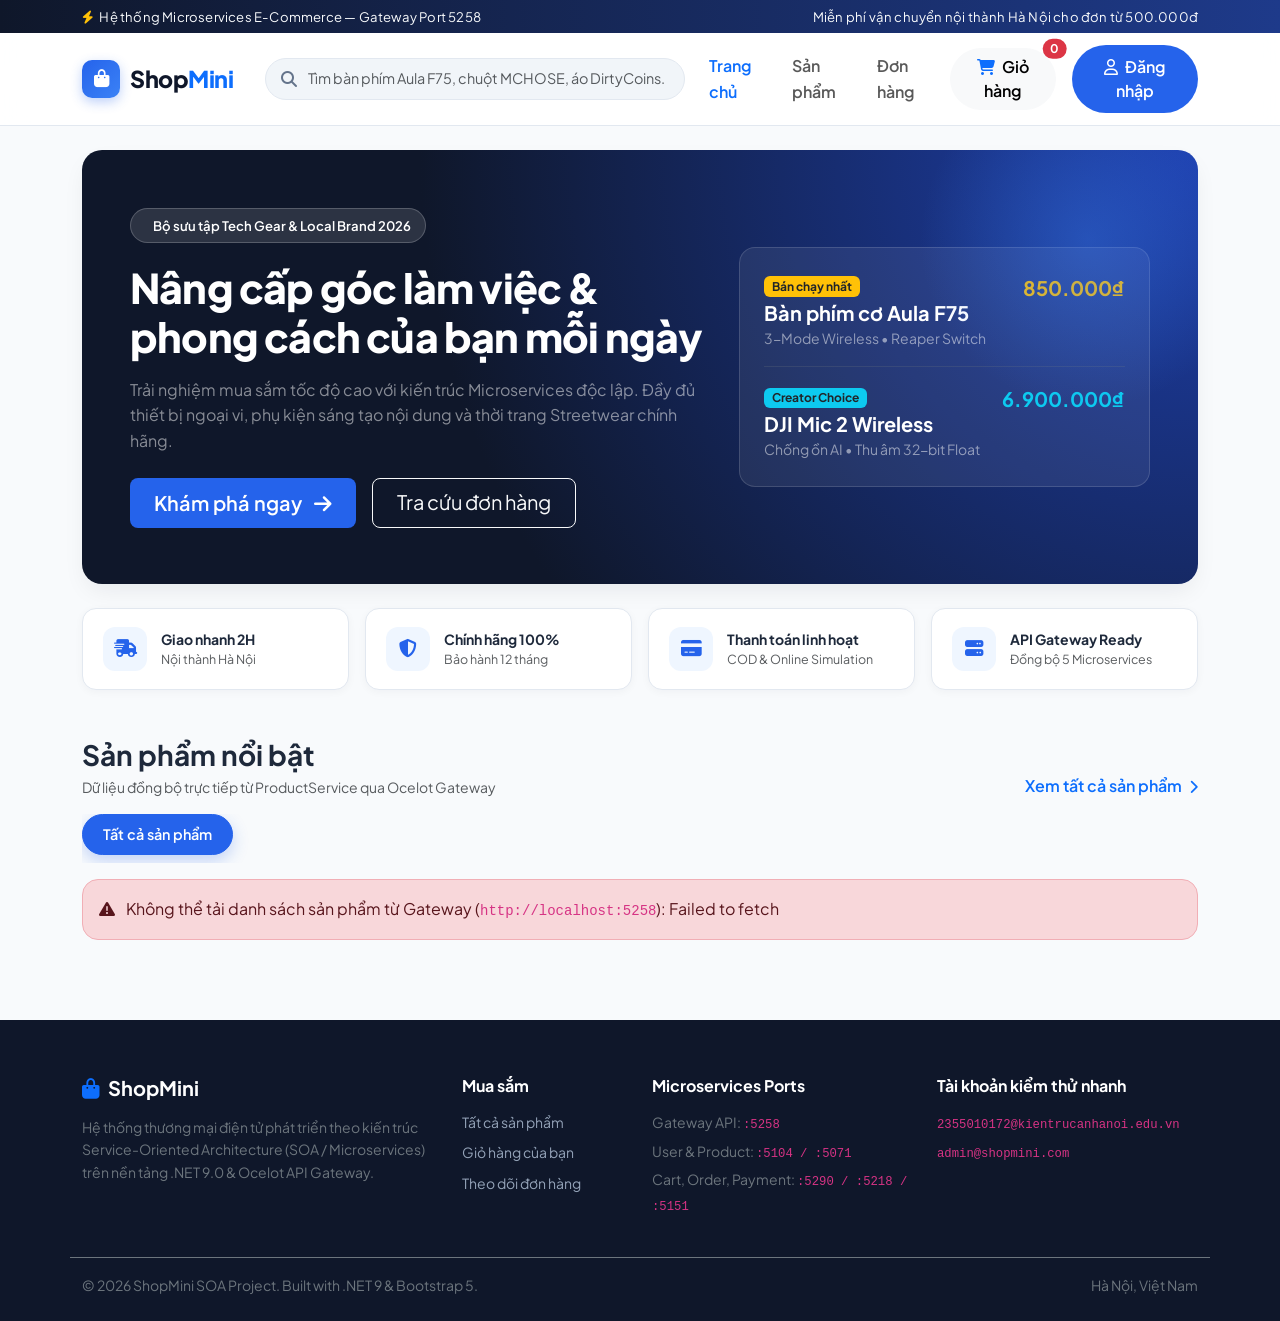
<file: frontend/index.html>
<!DOCTYPE html>
<html lang="vi">
<head>
    <meta charset="UTF-8">
    <meta name="viewport" content="width=device-width, initial-scale=1.0">
    <title>ShopMini — Cửa hàng Công nghệ & Streetwear Chính hãng</title>
    <link href="https://cdn.jsdelivr.net/npm/bootstrap@5.3.3/dist/css/bootstrap.min.css" rel="stylesheet">
    <link href="https://cdnjs.cloudflare.com/ajax/libs/font-awesome/6.5.2/css/all.min.css" rel="stylesheet">
    <link rel="stylesheet" href="css/style.css">
    <link rel="stylesheet" href="css/responsive.css">
</head>
<body>

    <!-- Top Promo Bar -->
    <div class="top-promo-bar">
        <div class="container d-flex justify-content-between align-items-center">
            <span><i class="fa-solid fa-bolt text-warning me-1"></i> Hệ thống Microservices E-Commerce — Gateway Port 5258</span>
            <span class="d-none d-md-inline">Miễn phí vận chuyển nội thành Hà Nội cho đơn từ 500.000đ</span>
        </div>
    </div>

    <!-- Sticky Navbar -->
    <nav class="navbar navbar-expand-lg navbar-modern sticky-top">
        <div class="container gap-3">
            <a class="navbar-brand brand-logo" href="index.html">
                <span class="brand-icon"><i class="fa-solid fa-bag-shopping"></i></span>
                <span>Shop<span class="text-primary">Mini</span></span>
            </a>

            <form class="nav-search-box d-none d-lg-block" onsubmit="handleHeaderSearch(event)">
                <i class="fa-solid fa-magnifying-glass search-icon"></i>
                <input type="text" id="header-search-input" class="form-control" placeholder="Tìm bàn phím Aula F75, chuột MCHOSE, áo DirtyCoins...">
            </form>

            <button class="navbar-toggler border-0" type="button" data-bs-toggle="collapse" data-bs-target="#mainNav">
                <span class="navbar-toggler-icon"></span>
            </button>

            <div class="collapse navbar-collapse flex-grow-0" id="mainNav">
                <ul class="navbar-nav align-items-lg-center gap-lg-2 mt-3 mt-lg-0">
                    <li class="nav-item">
                        <a class="nav-link fw-semibold active text-primary" href="index.html">Trang chủ</a>
                    </li>
                    <li class="nav-item">
                        <a class="nav-link fw-semibold" href="pages/products.html">Sản phẩm</a>
                    </li>
                    <li class="nav-item">
                        <a class="nav-link fw-semibold" href="pages/orders.html">Đơn hàng</a>
                    </li>
                    <li class="nav-item">
                        <a class="btn btn-light position-relative rounded-pill px-3 fw-semibold" href="pages/cart.html">
                            <i class="fa-solid fa-cart-shopping text-primary me-1"></i> Giỏ hàng
                            <span id="cart-badge" class="position-absolute top-0 start-100 translate-middle badge rounded-pill bg-danger">0</span>
                        </a>
                    </li>
                    <li class="nav-item ms-lg-2" id="auth-nav-slot">
                        <a class="btn btn-primary-modern rounded-pill px-4" href="pages/login.html">
                            <i class="fa-regular fa-user me-1"></i> Đăng nhập
                        </a>
                    </li>
                </ul>
            </div>
        </div>
    </nav>

    <!-- Main Content -->
    <main class="container my-4">

        <!-- Hero Banner -->
        <section class="hero-banner mb-4">
            <div class="row align-items-center g-4">
                <div class="col-lg-7">
                    <div class="hero-badge">
                        <i class="fa-solid fa-sparkles text-warning"></i> Bộ sưu tập Tech Gear & Local Brand 2026
                    </div>
                    <h1 class="hero-title mb-3">Nâng cấp góc làm việc & phong cách của bạn mỗi ngày</h1>
                    <p class="text-white-50 mb-4 fs-6">
                        Trải nghiệm mua sắm tốc độ cao với kiến trúc Microservices độc lập. Đầy đủ thiết bị ngoại vi, phụ kiện sáng tạo nội dung và thời trang Streetwear chính hãng.
                    </p>
                    <div class="d-flex flex-wrap gap-3">
                        <a href="pages/products.html" class="btn btn-primary-modern btn-lg px-4">
                            Khám phá ngay <i class="fa-solid fa-arrow-right ms-2"></i>
                        </a>
                        <a href="pages/orders.html" class="btn btn-outline-light btn-lg px-4 rounded-3">
                            Tra cứu đơn hàng
                        </a>
                    </div>
                </div>
                <div class="col-lg-5 d-none d-lg-block text-center">
                    <div class="p-4 rounded-4" style="background: rgba(255,255,255,0.07); border: 1px solid rgba(255,255,255,0.14);">
                        <div class="d-flex justify-content-between text-start mb-3">
                            <div>
                                <span class="badge bg-warning text-dark mb-1">Bán chạy nhất</span>
                                <h5 class="fw-bold mb-0">Bàn phím cơ Aula F75</h5>
                                <small class="text-white-50">3-Mode Wireless • Reaper Switch</small>
                            </div>
                            <span class="fw-bold fs-5 text-warning">850.000₫</span>
                        </div>
                        <hr class="border-secondary">
                        <div class="d-flex justify-content-between text-start">
                            <div>
                                <span class="badge bg-info text-dark mb-1">Creator Choice</span>
                                <h5 class="fw-bold mb-0">DJI Mic 2 Wireless</h5>
                                <small class="text-white-50">Chống ồn AI • Thu âm 32-bit Float</small>
                            </div>
                            <span class="fw-bold fs-5 text-info">6.900.000₫</span>
                        </div>
                    </div>
                </div>
            </div>
        </section>

        <!-- Service Highlights -->
        <section class="row g-3 mb-5">
            <div class="col-md-3 col-6">
                <div class="feature-card">
                    <div class="feature-icon"><i class="fa-solid fa-truck-fast"></i></div>
                    <div>
                        <div class="fw-bold small">Giao nhanh 2H</div>
                        <div class="text-muted" style="font-size: 0.78rem;">Nội thành Hà Nội</div>
                    </div>
                </div>
            </div>
            <div class="col-md-3 col-6">
                <div class="feature-card">
                    <div class="feature-icon"><i class="fa-solid fa-shield-halved"></i></div>
                    <div>
                        <div class="fw-bold small">Chính hãng 100%</div>
                        <div class="text-muted" style="font-size: 0.78rem;">Bảo hành 12 tháng</div>
                    </div>
                </div>
            </div>
            <div class="col-md-3 col-6">
                <div class="feature-card">
                    <div class="feature-icon"><i class="fa-solid fa-credit-card"></i></div>
                    <div>
                        <div class="fw-bold small">Thanh toán linh hoạt</div>
                        <div class="text-muted" style="font-size: 0.78rem;">COD & Online Simulation</div>
                    </div>
                </div>
            </div>
            <div class="col-md-3 col-6">
                <div class="feature-card">
                    <div class="feature-icon"><i class="fa-solid fa-server"></i></div>
                    <div>
                        <div class="fw-bold small">API Gateway Ready</div>
                        <div class="text-muted" style="font-size: 0.78rem;">Đồng bộ 5 Microservices</div>
                    </div>
                </div>
            </div>
        </section>

        <!-- Category Filter & Section Header -->
        <section class="mb-4">
            <div class="d-flex flex-wrap justify-content-between align-items-end gap-3 mb-3">
                <div>
                    <h3 class="fw-bold mb-1">Sản phẩm nổi bật</h3>
                    <p class="text-muted mb-0 small">Dữ liệu đồng bộ trực tiếp từ ProductService qua Ocelot Gateway</p>
                </div>
                <a href="pages/products.html" class="fw-semibold text-decoration-none">
                    Xem tất cả sản phẩm <i class="fa-solid fa-chevron-right small ms-1"></i>
                </a>
            </div>

            <!-- Dynamic Category Pills -->
            <div id="category-pills" class="d-flex gap-2 overflow-auto pb-2 mb-3">
                <button class="category-pill active" data-category="all">Tất cả sản phẩm</button>
            </div>

            <!-- Product Grid -->
            <div id="featured-products" class="row g-4">
                <!-- Skeleton Placeholders -->
                <div class="col-lg-3 col-md-4 col-sm-6">
                    <div class="product-card p-3">
                        <div class="skeleton-box mb-3" style="height: 170px;"></div>
                        <div class="skeleton-box mb-2" style="height: 16px; width: 60%;"></div>
                        <div class="skeleton-box mb-3" style="height: 22px; width: 90%;"></div>
                        <div class="skeleton-box" style="height: 38px;"></div>
                    </div>
                </div>
                <div class="col-lg-3 col-md-4 col-sm-6">
                    <div class="product-card p-3">
                        <div class="skeleton-box mb-3" style="height: 170px;"></div>
                        <div class="skeleton-box mb-2" style="height: 16px; width: 60%;"></div>
                        <div class="skeleton-box mb-3" style="height: 22px; width: 90%;"></div>
                        <div class="skeleton-box" style="height: 38px;"></div>
                    </div>
                </div>
                <div class="col-lg-3 col-md-4 col-sm-6">
                    <div class="product-card p-3">
                        <div class="skeleton-box mb-3" style="height: 170px;"></div>
                        <div class="skeleton-box mb-2" style="height: 16px; width: 60%;"></div>
                        <div class="skeleton-box mb-3" style="height: 22px; width: 90%;"></div>
                        <div class="skeleton-box" style="height: 38px;"></div>
                    </div>
                </div>
                <div class="col-lg-3 col-md-4 col-sm-6">
                    <div class="product-card p-3">
                        <div class="skeleton-box mb-3" style="height: 170px;"></div>
                        <div class="skeleton-box mb-2" style="height: 16px; width: 60%;"></div>
                        <div class="skeleton-box mb-3" style="height: 22px; width: 90%;"></div>
                        <div class="skeleton-box" style="height: 38px;"></div>
                    </div>
                </div>
            </div>
        </section>

    </main>

    <!-- Toast Container -->
    <div id="toast-container" class="toast-container position-fixed bottom-0 end-0 p-3" style="z-index: 1080;"></div>

    <!-- Footer -->
    <footer class="footer-modern">
        <div class="container">
            <div class="row g-4 pb-4 border-bottom border-secondary">
                <div class="col-lg-4">
                    <h5 class="text-white fw-bold mb-3">
                        <i class="fa-solid fa-bag-shopping text-primary me-2"></i>ShopMini
                    </h5>
                    <p class="small text-secondary">
                        Hệ thống thương mại điện tử phát triển theo kiến trúc Service-Oriented Architecture (SOA / Microservices) trên nền tảng .NET 9.0 & Ocelot API Gateway.
                    </p>
                </div>
                <div class="col-6 col-lg-2">
                    <h6>Mua sắm</h6>
                    <ul class="list-unstyled small d-grid gap-2">
                        <li><a href="pages/products.html">Tất cả sản phẩm</a></li>
                        <li><a href="pages/cart.html">Giỏ hàng của bạn</a></li>
                        <li><a href="pages/orders.html">Theo dõi đơn hàng</a></li>
                    </ul>
                </div>
                <div class="col-6 col-lg-3">
                    <h6>Microservices Ports</h6>
                    <ul class="list-unstyled small text-secondary d-grid gap-1">
                        <li>Gateway API: <code>:5258</code></li>
                        <li>User & Product: <code>:5104 / :5071</code></li>
                        <li>Cart, Order, Payment: <code>:5290 / :5218 / :5151</code></li>
                    </ul>
                </div>
                <div class="col-lg-3">
                    <h6>Tài khoản kiểm thử nhanh</h6>
                    <p class="small text-secondary mb-1"><code>2355010172@kientrucanhanoi.edu.vn</code></p>
                    <p class="small text-secondary mb-0"><code>admin@shopmini.com</code></p>
                </div>
            </div>
            <div class="pt-3 d-flex flex-wrap justify-content-between small text-secondary">
                <span>© 2026 ShopMini SOA Project. Built with .NET 9 & Bootstrap 5.</span>
                <span>Hà Nội, Việt Nam</span>
            </div>
        </div>
    </footer>

    <script src="https://cdn.jsdelivr.net/npm/bootstrap@5.3.3/dist/js/bootstrap.bundle.min.js"></script>
    <script src="js/api.js"></script>
    <script src="js/auth.js"></script>
    <script src="js/main.js"></script>
    <script src="js/products.js"></script>
    <script>
                function handleHeaderSearch(e) {
                    e.preventDefault();
                    const q = document.getElementById('header-search-input').value.trim();
                    window.location.href = `pages/products.html${q ? '?search=' + encodeURIComponent(q) : ''}`;
                }
    </script>
</body>
</html>
</file>
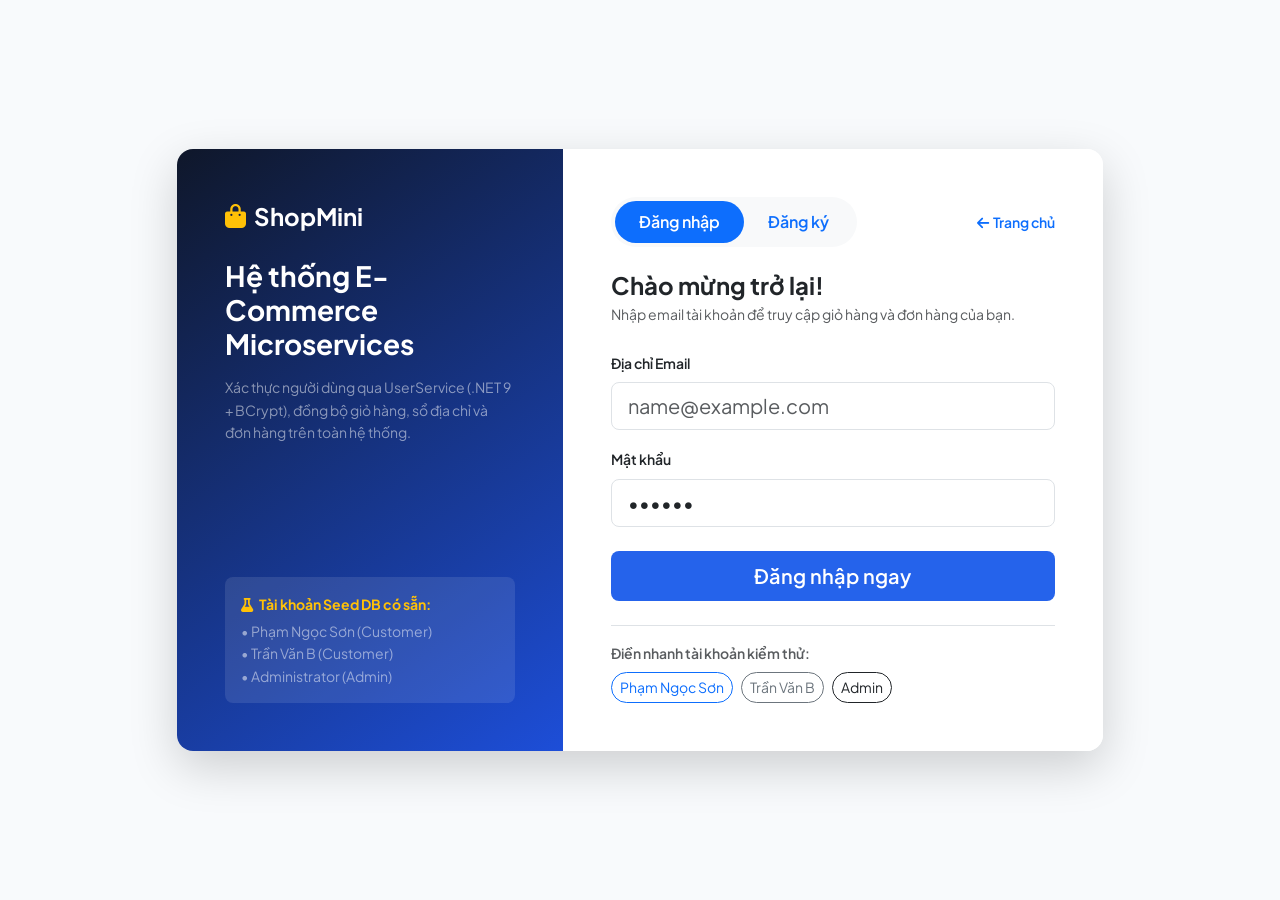
<file: frontend/pages/admin.html>
<!DOCTYPE html>
<html lang="vi">
<head>
    <meta charset="UTF-8">
    <meta name="viewport" content="width=device-width, initial-scale=1.0">
    <title>Bảng điều khiển Admin — ShopMini</title>
    <link href="https://cdn.jsdelivr.net/npm/bootstrap@5.3.3/dist/css/bootstrap.min.css" rel="stylesheet">
    <link href="https://cdnjs.cloudflare.com/ajax/libs/font-awesome/6.5.2/css/all.min.css" rel="stylesheet">
    <link rel="stylesheet" href="../css/style.css">
    <link rel="stylesheet" href="../css/responsive.css">
</head>
<body>

    <nav class="navbar navbar-expand-lg navbar-modern sticky-top">
        <div class="container gap-3">
            <a class="navbar-brand brand-logo" href="../index.html">
                <span class="brand-icon"><i class="fa-solid fa-shield-halved"></i></span>
                <span>Shop<span class="text-primary">Mini</span> <span class="badge bg-warning text-dark fs-6 ms-1">Admin</span></span>
            </a>

            <button class="navbar-toggler border-0" type="button" data-bs-toggle="collapse" data-bs-target="#mainNav">
                <span class="navbar-toggler-icon"></span>
            </button>

            <div class="collapse navbar-collapse flex-grow-0" id="mainNav">
                <ul class="navbar-nav align-items-lg-center gap-lg-2 mt-3 mt-lg-0">
                    <li class="nav-item"><a class="nav-link fw-semibold" href="../index.html"><i class="fa-solid fa-store me-1"></i>Xem cửa hàng</a></li>
                    <li class="nav-item ms-lg-2" id="auth-nav-slot"></li>
                </ul>
            </div>
        </div>
    </nav>

    <main class="container my-4">
        <div class="d-flex flex-wrap justify-content-between align-items-center gap-3 mb-4">
            <div>
                <h3 class="fw-bold mb-1">Bảng điều khiển Quản trị</h3>
                <p class="text-muted small mb-0">Theo dõi doanh thu, sản phẩm đã bán, xử lý đơn hàng và quản lý kho sản phẩm</p>
            </div>
            <div class="d-flex gap-2">
                <button class="btn btn-outline-primary rounded-pill px-3" onclick="loadAdminDashboard()">
                    <i class="fa-solid fa-rotate me-1"></i> Làm mới dữ liệu
                </button>
                <button class="btn btn-primary-modern rounded-pill px-4" onclick="openProductModal()">
                    <i class="fa-solid fa-plus me-1"></i> Thêm sản phẩm mới
                </button>
            </div>
        </div>

        <!-- 4 Thẻ KPI Doanh thu & Sản phẩm -->
        <div class="row g-3 mb-4">
            <div class="col-md-3 col-sm-6">
                <div class="card border-0 shadow-sm rounded-4 p-3 h-100">
                    <div class="d-flex align-items-center gap-3 mb-2">
                        <div class="feature-icon bg-success-subtle text-success"><i class="fa-solid fa-sack-dollar"></i></div>
                        <span class="text-muted small fw-semibold">Tổng doanh thu</span>
                    </div>
                    <h4 id="kpi-revenue" class="fw-extrabold text-success mb-1">0 ₫</h4>
                    <small id="kpi-paid-revenue" class="text-muted" style="font-size:0.78rem;">Đã thu tiền: 0 ₫</small>
                </div>
            </div>
            <div class="col-md-3 col-sm-6">
                <div class="card border-0 shadow-sm rounded-4 p-3 h-100">
                    <div class="d-flex align-items-center gap-3 mb-2">
                        <div class="feature-icon"><i class="fa-solid fa-boxes-stacked"></i></div>
                        <span class="text-muted small fw-semibold">Sản phẩm đã bán</span>
                    </div>
                    <h4 id="kpi-sold-qty" class="fw-extrabold text-primary mb-1">0</h4>
                    <small class="text-muted" style="font-size:0.78rem;">Tổng số lượng từ đơn hợp lệ</small>
                </div>
            </div>
            <div class="col-md-3 col-sm-6">
                <div class="card border-0 shadow-sm rounded-4 p-3 h-100">
                    <div class="d-flex align-items-center gap-3 mb-2">
                        <div class="feature-icon bg-warning-subtle text-warning"><i class="fa-solid fa-receipt"></i></div>
                        <span class="text-muted small fw-semibold">Tổng đơn hàng</span>
                    </div>
                    <h4 id="kpi-total-orders" class="fw-extrabold text-dark mb-1">0</h4>
                    <small id="kpi-pending-orders" class="text-muted" style="font-size:0.78rem;">Chờ xử lý: 0</small>
                </div>
            </div>
            <div class="col-md-3 col-sm-6">
                <div class="card border-0 shadow-sm rounded-4 p-3 h-100">
                    <div class="d-flex align-items-center gap-3 mb-2">
                        <div class="feature-icon bg-info-subtle text-info"><i class="fa-solid fa-tags"></i></div>
                        <span class="text-muted small fw-semibold">Sản phẩm trong kho</span>
                    </div>
                    <h4 id="kpi-total-products" class="fw-extrabold text-dark mb-1">0</h4>
                    <small id="kpi-total-stock" class="text-muted" style="font-size:0.78rem;">Tổng tồn kho: 0</small>
                </div>
            </div>
        </div>

        <!-- Tabs Điều hướng Quản trị -->
        <ul class="nav nav-pills bg-white p-2 rounded-4 shadow-sm mb-4 gap-2" role="tablist">
            <li class="nav-item">
                <button class="nav-link active rounded-pill px-4 fw-semibold" data-bs-toggle="pill" data-bs-target="#admin-tab-products" type="button">
                    <i class="fa-solid fa-box-open me-2"></i>Quản lý Sản phẩm (Thêm / Sửa / Xóa)
                </button>
            </li>
            <li class="nav-item">
                <button class="nav-link rounded-pill px-4 fw-semibold" data-bs-toggle="pill" data-bs-target="#admin-tab-orders" type="button">
                    <i class="fa-solid fa-truck-fast me-2"></i>Tình trạng Đơn hàng
                </button>
            </li>
            <li class="nav-item">
                <button class="nav-link rounded-pill px-4 fw-semibold" data-bs-toggle="pill" data-bs-target="#admin-tab-sales" type="button">
                    <i class="fa-solid fa-chart-bar me-2"></i>Thống kê Sản phẩm đã bán
                </button>
            </li>
        </ul>

        <div class="tab-content">
            <!-- Tab 1: Quản lý Sản phẩm -->
            <div class="tab-pane fade show active" id="admin-tab-products">
                <div class="card border-0 shadow-sm rounded-4 overflow-hidden">
                    <div class="p-3 bg-white border-bottom d-flex flex-wrap justify-content-between align-items-center gap-2">
                        <input type="text" id="admin-product-search" class="form-control bg-light" style="max-width: 320px;" placeholder="Tìm tên sản phẩm..." oninput="renderAdminProductsTable()">
                        <span id="admin-product-count" class="small text-muted fw-semibold">0 sản phẩm</span>
                    </div>
                    <div class="table-responsive">
                        <table class="table align-middle mb-0">
                            <thead class="table-light">
                                <tr>
                                    <th>Sản phẩm</th>
                                    <th>Danh mục</th>
                                    <th>Giá bán</th>
                                    <th>Tồn kho</th>
                                    <th>Trạng thái</th>
                                    <th class="text-end">Thao tác</th>
                                </tr>
                            </thead>
                            <tbody id="admin-products-body">
                                <tr><td colspan="6" class="text-center py-4">Đang tải sản phẩm...</td></tr>
                            </tbody>
                        </table>
                    </div>
                </div>
            </div>

            <!-- Tab 2: Quản lý Tình trạng Đơn hàng -->
            <div class="tab-pane fade" id="admin-tab-orders">
                <div class="card border-0 shadow-sm rounded-4 overflow-hidden">
                    <div class="table-responsive">
                        <table class="table align-middle mb-0">
                            <thead class="table-light">
                                <tr>
                                    <th>Mã đơn & Khách hàng</th>
                                    <th>Sản phẩm đặt mua</th>
                                    <th>Tổng tiền</th>
                                    <th>Thanh toán</th>
                                    <th>Trạng thái đơn</th>
                                    <th class="text-end">Cập nhật trạng thái</th>
                                </tr>
                            </thead>
                            <tbody id="admin-orders-body">
                                <tr><td colspan="6" class="text-center py-4">Đang tải danh sách đơn hàng...</td></tr>
                            </tbody>
                        </table>
                    </div>
                </div>
            </div>

            <!-- Tab 3: Thống kê Sản phẩm đã bán -->
            <div class="tab-pane fade" id="admin-tab-sales">
                <div class="card border-0 shadow-sm rounded-4 overflow-hidden">
                    <div class="table-responsive">
                        <table class="table align-middle mb-0">
                            <thead class="table-light">
                                <tr>
                                    <th>Hạng</th>
                                    <th>Tên sản phẩm</th>
                                    <th class="text-center">Số lượng đã bán</th>
                                    <th class="text-end">Doanh thu mang lại</th>
                                </tr>
                            </thead>
                            <tbody id="admin-sales-body">
                                <tr><td colspan="4" class="text-center py-4">Đang tổng hợp dữ liệu...</td></tr>
                            </tbody>
                        </table>
                    </div>
                </div>
            </div>
        </div>
    </main>

    <!-- Modal Thêm / Sửa Sản phẩm -->
    <div class="modal fade" id="productFormModal" tabindex="-1" aria-hidden="true">
        <div class="modal-dialog modal-dialog-centered">
            <div class="modal-content border-0 shadow-lg rounded-4">
                <div class="modal-header border-0">
                    <h5 class="modal-title fw-bold" id="product-modal-title">Thêm sản phẩm mới</h5>
                    <button type="button" class="btn-close" data-bs-dismiss="modal"></button>
                </div>
                <form onsubmit="handleSaveProduct(event)">
                    <div class="modal-body pt-0">
                        <input type="hidden" id="prod-id">
                        <div class="mb-3">
                            <label class="form-label small fw-semibold">Tên sản phẩm *</label>
                            <input type="text" id="prod-name" class="form-control" required placeholder="VD: Bàn phím cơ Aula F75">
                        </div>
                        <div class="mb-3">
                            <label class="form-label small fw-semibold">Danh mục *</label>
                            <select id="prod-category" class="form-select" required></select>
                        </div>
                        <div class="row g-2 mb-3">
                            <div class="col-6">
                                <label class="form-label small fw-semibold">Giá bán (VND) *</label>
                                <input type="number" id="prod-price" class="form-control" min="1000" step="1000" required placeholder="850000">
                            </div>
                            <div class="col-6">
                                <label class="form-label small fw-semibold">Số lượng tồn kho *</label>
                                <input type="number" id="prod-stock" class="form-control" min="0" required placeholder="50">
                            </div>
                        </div>
                        <div class="mb-3">
                            <label class="form-label small fw-semibold">URL Hình ảnh (tùy chọn)</label>
                            <input type="text" id="prod-image" class="form-control" placeholder="/images/aula-f75.jpg hoặc https://...">
                        </div>
                        <div class="mb-3">
                            <label class="form-label small fw-semibold">Mô tả sản phẩm</label>
                            <textarea id="prod-desc" class="form-control" rows="2" placeholder="Thông số kỹ thuật, chất liệu..."></textarea>
                        </div>
                        <div class="form-check form-switch">
                            <input class="form-check-input" type="checkbox" id="prod-active" checked>
                            <label class="form-check-label small fw-semibold" for="prod-active">Đang mở bán trên cửa hàng</label>
                        </div>
                    </div>
                    <div class="modal-footer border-0">
                        <button type="button" class="btn btn-light" data-bs-dismiss="modal">Hủy</button>
                        <button type="submit" id="btn-save-product" class="btn btn-primary-modern px-4">Lưu sản phẩm</button>
                    </div>
                </form>
            </div>
        </div>
    </div>

    <!-- Modal Xem Chi Tiết & Tình Trạng Đơn Hàng -->
    <div class="modal fade" id="orderDetailModal" tabindex="-1" aria-hidden="true">
        <div class="modal-dialog modal-dialog-centered modal-lg">
            <div class="modal-content border-0 shadow-lg rounded-4">
                <div class="modal-header border-0 pb-0">
                    <div>
                        <h5 class="modal-title fw-bold mb-1"><i class="fa-solid fa-receipt text-primary me-2"></i>Chi tiết & Tình trạng Đơn hàng</h5>
                        <p class="text-muted small mb-0" id="modal-order-id-label">Mã đơn hàng: ...</p>
                    </div>
                    <button type="button" class="btn-close" data-bs-dismiss="modal"></button>
                </div>
                <div class="modal-body">
                    <!-- Stepper tiến trình đơn hàng trực quan -->
                    <div id="modal-order-stepper" class="my-3"></div>

                    <!-- Thông tin khách hàng & giao nhận -->
                    <div class="row g-3 mb-3">
                        <div class="col-md-6">
                            <div class="p-3 bg-light rounded-3 h-100">
                                <div class="small text-muted fw-semibold mb-1"><i class="fa-solid fa-user me-1 text-primary"></i> Khách hàng nhận hàng</div>
                                <div class="fw-bold" id="modal-receiver-name">...</div>
                                <div class="small text-muted" id="modal-receiver-phone">...</div>
                                <div class="small mt-1 text-secondary" id="modal-shipping-address">...</div>
                            </div>
                        </div>
                        <div class="col-md-6">
                            <div class="p-3 bg-light rounded-3 h-100">
                                <div class="small text-muted fw-semibold mb-1"><i class="fa-solid fa-credit-card me-1 text-success"></i> Thông tin thanh toán</div>
                                <div class="d-flex justify-content-between mb-1">
                                    <span class="small text-muted">Phương thức:</span>
                                    <span class="fw-bold small" id="modal-payment-method">...</span>
                                </div>
                                <div class="d-flex justify-content-between mb-1">
                                    <span class="small text-muted">Trạng thái:</span>
                                    <span id="modal-payment-status">...</span>
                                </div>
                                <div class="d-flex justify-content-between">
                                    <span class="small text-muted">Mã GD:</span>
                                    <code class="small fw-bold" id="modal-payment-txn">...</code>
                                </div>
                            </div>
                        </div>
                    </div>

                    <!-- Bảng món hàng -->
                    <div class="card border rounded-3 overflow-hidden mb-3">
                        <div class="card-header bg-light py-2 small fw-bold">Danh sách sản phẩm trong đơn</div>
                        <div class="table-responsive">
                            <table class="table table-sm align-middle mb-0">
                                <thead class="table-light small">
                                    <tr>
                                        <th>Sản phẩm</th>
                                        <th class="text-center">Số lượng</th>
                                        <th class="text-end">Đơn giá</th>
                                        <th class="text-end">Thành tiền</th>
                                    </tr>
                                </thead>
                                <tbody id="modal-order-items-body"></tbody>
                                <tfoot class="table-light">
                                    <tr>
                                        <td colspan="3" class="fw-bold text-end">Tổng tiền đơn hàng:</td>
                                        <td class="fw-extrabold text-primary text-end fs-6" id="modal-order-total">0 ₫</td>
                                    </tr>
                                </tfoot>
                            </table>
                        </div>
                    </div>

                    <!-- Tùy chọn chuyển trạng thái nhanh -->
                    <div class="p-3 rounded-3 border bg-white">
                        <div class="small fw-bold mb-2"><i class="fa-solid fa-arrow-right-arrow-left me-1 text-primary"></i> Cập nhật tình trạng đơn hàng:</div>
                        <div id="modal-status-actions" class="d-flex flex-wrap gap-2"></div>
                    </div>
                </div>
                <div class="modal-footer border-0 pt-0">
                    <button type="button" class="btn btn-light rounded-pill px-4" data-bs-dismiss="modal">Đóng</button>
                </div>
            </div>
        </div>
    </div>

    <script src="https://cdn.jsdelivr.net/npm/bootstrap@5.3.3/dist/js/bootstrap.bundle.min.js"></script>
    <script src="../js/api.js"></script>
    <script src="../js/auth.js"></script>
    <script src="../js/main.js"></script>
    <script src="../js/admin.js"></script>
</body>
</html>
</file>
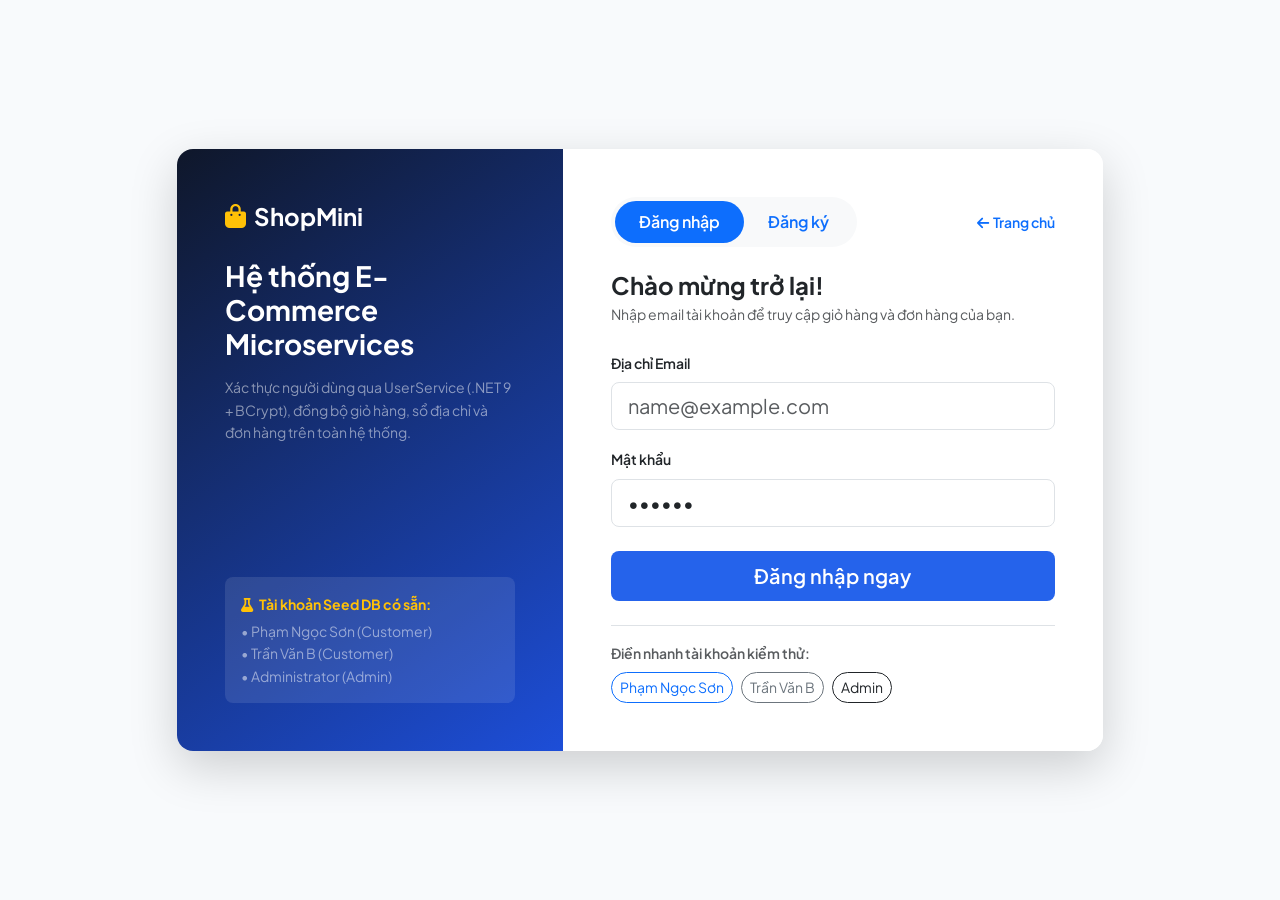
<file: frontend/pages/cart.html>
<!DOCTYPE html>
<html lang="vi">
<head>
    <meta charset="UTF-8">
    <meta name="viewport" content="width=device-width, initial-scale=1.0">
    <title>Giỏ hàng & Thanh toán — ShopMini</title>
    <link href="https://cdn.jsdelivr.net/npm/bootstrap@5.3.3/dist/css/bootstrap.min.css" rel="stylesheet">
    <link href="https://cdnjs.cloudflare.com/ajax/libs/font-awesome/6.5.2/css/all.min.css" rel="stylesheet">
    <link rel="stylesheet" href="../css/style.css">
    <link rel="stylesheet" href="../css/responsive.css">
</head>
<body>

    <nav class="navbar navbar-expand-lg navbar-modern sticky-top">
        <div class="container gap-3">
            <a class="navbar-brand brand-logo" href="../index.html">
                <span class="brand-icon"><i class="fa-solid fa-bag-shopping"></i></span>
                <span>Shop<span class="text-primary">Mini</span></span>
            </a>

            <button class="navbar-toggler border-0" type="button" data-bs-toggle="collapse" data-bs-target="#mainNav">
                <span class="navbar-toggler-icon"></span>
            </button>

            <div class="collapse navbar-collapse flex-grow-0" id="mainNav">
                <ul class="navbar-nav align-items-lg-center gap-lg-2 mt-3 mt-lg-0">
                    <li class="nav-item"><a class="nav-link fw-semibold" href="../index.html">Trang chủ</a></li>
                    <li class="nav-item"><a class="nav-link fw-semibold" href="products.html">Sản phẩm</a></li>
                    <li class="nav-item"><a class="nav-link fw-semibold" href="orders.html">Đơn hàng</a></li>
                    <li class="nav-item">
                        <a class="btn btn-primary-modern position-relative rounded-pill px-3 fw-semibold" href="cart.html">
                            <i class="fa-solid fa-cart-shopping me-1"></i> Giỏ hàng
                            <span id="cart-badge" class="position-absolute top-0 start-100 translate-middle badge rounded-pill bg-danger">0</span>
                        </a>
                    </li>
                    <li class="nav-item ms-lg-2" id="auth-nav-slot"></li>
                </ul>
            </div>
        </div>
    </nav>

    <main class="container my-4">
        <div class="d-flex justify-content-between align-items-center mb-4">
            <div>
                <h3 class="fw-bold mb-1">Giỏ hàng của bạn</h3>
                <p class="text-muted small mb-0">Thêm sản phẩm, chọn địa chỉ nhận hàng và thanh toán nhanh qua QR Demo hoặc COD</p>
            </div>
            <button class="btn btn-outline-danger btn-sm rounded-pill px-3" onclick="handleClearCart()">
                <i class="fa-solid fa-broom me-1"></i> Làm trống giỏ
            </button>
        </div>

        <div class="row g-4">
            <div class="col-lg-7">
                <div class="card border-0 shadow-sm rounded-4 overflow-hidden">
                    <div class="table-responsive">
                        <table class="table align-middle mb-0">
                            <thead class="table-light">
                                <tr>
                                    <th>Sản phẩm</th>
                                    <th>Đơn giá</th>
                                    <th>Số lượng</th>
                                    <th>Thành tiền</th>
                                    <th></th>
                                </tr>
                            </thead>
                            <tbody id="cart-items-body">
                                <tr><td colspan="5" class="text-center py-4">Đang tải giỏ hàng...</td></tr>
                            </tbody>
                        </table>
                    </div>
                </div>
            </div>

            <div class="col-lg-5">
                <div class="card border-0 shadow-sm rounded-4 p-4">
                    <h5 class="fw-bold mb-3"><i class="fa-solid fa-location-dot text-primary me-2"></i>Thông tin giao hàng</h5>

                    <form onsubmit="handleCheckoutSubmit(event)">
                        <div class="mb-3">
                            <label class="form-label small fw-semibold text-muted">Chọn nhanh từ sổ địa chỉ đã lưu</label>
                            <select id="saved-address-select" class="form-select bg-light" onchange="applySelectedAddress()">
                                <option value="">-- Nhập địa chỉ giao hàng mới bên dưới --</option>
                            </select>
                        </div>

                        <div class="row g-2 mb-3">
                            <div class="col-sm-6">
                                <label class="form-label small fw-semibold">Người nhận *</label>
                                <input type="text" id="checkout-receiver" class="form-control" required placeholder="Họ và tên">
                            </div>
                            <div class="col-sm-6">
                                <label class="form-label small fw-semibold">Số điện thoại *</label>
                                <input type="tel" id="checkout-phone" class="form-control" required placeholder="09xxxxxxxx">
                            </div>
                        </div>

                        <div class="mb-3">
                            <label class="form-label small fw-semibold">Địa chỉ nhận hàng chi tiết *</label>
                            <textarea id="checkout-address" class="form-control" rows="2" required placeholder="Số nhà, đường, phường/xã, quận/huyện, tỉnh/thành"></textarea>
                        </div>

                        <h6 class="fw-bold mt-4 mb-2">Phương thức thanh toán</h6>
                        <div class="d-grid gap-2 mb-4">
                            <label class="border rounded-3 p-3 d-flex align-items-center gap-3" style="cursor:pointer;">
                                <input class="form-check-input mt-0" type="radio" name="paymentMethod" value="Simulation" checked>
                                <div>
                                    <div class="fw-bold small"><i class="fa-solid fa-qrcode text-primary me-1"></i> Quét mã QR chuyển khoản (Demo)</div>
                                    <div class="text-muted" style="font-size:0.78rem;">Hiển thị mã QR giả lập để xác nhận thanh toán ngay lập tức</div>
                                </div>
                            </label>
                            <label class="border rounded-3 p-3 d-flex align-items-center gap-3" style="cursor:pointer;">
                                <input class="form-check-input mt-0" type="radio" name="paymentMethod" value="COD">
                                <div>
                                    <div class="fw-bold small"><i class="fa-solid fa-truck text-success me-1"></i> Thanh toán khi nhận hàng (COD)</div>
                                    <div class="text-muted" style="font-size:0.78rem;">Thanh toán tiền mặt khi shipper giao hàng tới</div>
                                </div>
                            </label>
                        </div>

                        <div class="bg-light rounded-3 p-3 mb-3">
                            <div class="d-flex justify-content-between small mb-1">
                                <span class="text-muted">Tạm tính:</span>
                                <span id="summary-subtotal" class="fw-semibold">0 ₫</span>
                            </div>
                            <div class="d-flex justify-content-between small mb-2">
                                <span class="text-muted">Phí vận chuyển:</span>
                                <span class="text-success fw-semibold">Miễn phí</span>
                            </div>
                            <hr class="my-2">
                            <div class="d-flex justify-content-between align-items-center">
                                <span class="fw-bold">Tổng thanh toán:</span>
                                <span id="summary-total" class="fs-4 fw-extrabold text-primary">0 ₫</span>
                            </div>
                        </div>

                        <button type="submit" id="btn-place-order" class="btn btn-primary-modern w-100 btn-lg">
                            <i class="fa-solid fa-check-circle me-2"></i>Thanh toán & Đặt hàng
                        </button>
                    </form>
                </div>
            </div>
        </div>
    </main>

    <!-- Modal QR Thanh Toán Demo -->
    <div class="modal fade" id="qrDemoModal" data-bs-backdrop="static" tabindex="-1" aria-hidden="true">
        <div class="modal-dialog modal-dialog-centered">
            <div class="modal-content border-0 shadow-lg rounded-4">
                <div class="modal-header border-0 pb-0">
                    <h5 class="modal-title fw-bold"><i class="fa-solid fa-qrcode text-primary me-2"></i>Quét mã QR thanh toán (Demo)</h5>
                </div>
                <div class="modal-body text-center pt-2">
                    <p class="text-muted small mb-3">Sử dụng ứng dụng ngân hàng bất kỳ để quét mã QR mô phỏng bên dưới</p>
                    <div class="d-inline-block p-2 bg-light rounded-4 border mb-3">
                        <img id="qr-demo-image" src="" alt="QR Demo" style="width: 220px; height: 245px;">
                    </div>
                    <div class="bg-light rounded-3 p-3 text-start small mb-3">
                        <div class="d-flex justify-content-between mb-1">
                            <span class="text-muted">Ngân hàng thụ hưởng:</span>
                            <strong>MB Bank (Ngân hàng Quân Đội)</strong>
                        </div>
                        <div class="d-flex justify-content-between mb-1">
                            <span class="text-muted">Số tài khoản Demo:</span>
                            <strong class="text-primary">9999 8888 6666</strong>
                        </div>
                        <div class="d-flex justify-content-between mb-1">
                            <span class="text-muted">Số tiền thanh toán:</span>
                            <strong id="qr-demo-amount" class="text-danger fs-6">0 ₫</strong>
                        </div>
                        <div class="d-flex justify-content-between">
                            <span class="text-muted">Nội dung CK:</span>
                            <code id="qr-demo-note" class="fw-bold">SHOPMINI DEMO</code>
                        </div>
                    </div>
                </div>
                <div class="modal-footer border-0 pt-0 d-grid gap-2">
                    <button type="button" id="btn-confirm-qr-paid" class="btn btn-success btn-lg fw-bold" onclick="confirmQrDemoPaid()">
                        <i class="fa-solid fa-circle-check me-2"></i>Tôi đã chuyển khoản (Xác nhận thanh toán)
                    </button>
                    <button type="button" class="btn btn-outline-secondary" onclick="window.location.href='orders.html'">
                        Để sau — Xem lịch sử đơn hàng
                    </button>
                </div>
            </div>
        </div>
    </div>

    <script src="https://cdn.jsdelivr.net/npm/bootstrap@5.3.3/dist/js/bootstrap.bundle.min.js"></script>
    <script src="../js/api.js"></script>
    <script src="../js/auth.js"></script>
    <script src="../js/main.js"></script>
    <script src="../js/cart.js"></script>
</body>
</html>
</file>
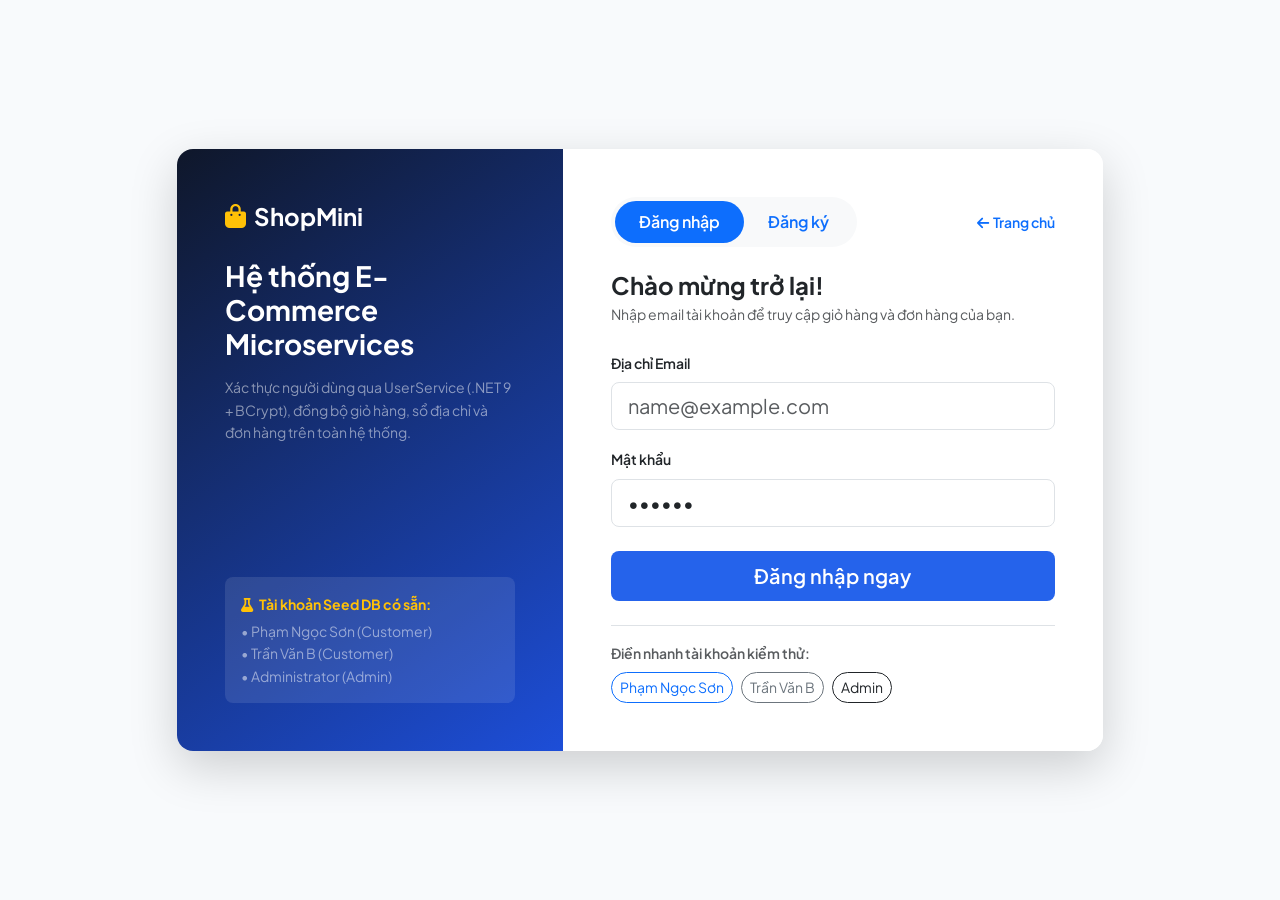
<file: frontend/pages/login.html>
<!DOCTYPE html>
<html lang="vi">
<head>
    <meta charset="UTF-8">
    <meta name="viewport" content="width=device-width, initial-scale=1.0">
    <title>Đăng nhập & Đăng ký — ShopMini</title>
    <link href="https://cdn.jsdelivr.net/npm/bootstrap@5.3.3/dist/css/bootstrap.min.css" rel="stylesheet">
    <link href="https://cdnjs.cloudflare.com/ajax/libs/font-awesome/6.5.2/css/all.min.css" rel="stylesheet">
    <link rel="stylesheet" href="../css/style.css">
    <link rel="stylesheet" href="../css/responsive.css">
</head>
<body class="d-flex align-items-center min-vh-100 py-4">

    <div class="container">
        <div class="row justify-content-center">
            <div class="col-lg-10">
                <div class="card border-0 shadow-lg rounded-4 overflow-hidden">
                    <div class="row g-0">
                        <!-- Left Brand Panel -->
                        <div class="col-lg-5 d-none d-lg-flex flex-column justify-content-between p-5 text-white" style="background: linear-gradient(145deg, #0f172a 0%, #1d4ed8 100%);">
                            <div>
                                <a href="../index.html" class="text-white text-decoration-none d-inline-flex align-items-center gap-2 fw-bold fs-4 mb-4">
                                    <i class="fa-solid fa-bag-shopping text-warning"></i> ShopMini
                                </a>
                                <h3 class="fw-bold mb-3">Hệ thống E-Commerce Microservices</h3>
                                <p class="text-white-50 small">
                                    Xác thực người dùng qua UserService (.NET 9 + BCrypt), đồng bộ giỏ hàng, sổ địa chỉ và đơn hàng trên toàn hệ thống.
                                </p>
                            </div>
                            <div class="p-3 rounded-3" style="background: rgba(255,255,255,0.1);">
                                <div class="small fw-bold text-warning mb-1"><i class="fa-solid fa-flask me-1"></i> Tài khoản Seed DB có sẵn:</div>
                                <div class="small text-white-50">• Phạm Ngọc Sơn (Customer)</div>
                                <div class="small text-white-50">• Trần Văn B (Customer)</div>
                                <div class="small text-white-50">• Administrator (Admin)</div>
                            </div>
                        </div>

                        <!-- Right Auth Forms -->
                        <div class="col-lg-7 p-4 p-md-5 bg-white">
                            <div class="d-flex justify-content-between align-items-center mb-4">
                                <ul class="nav nav-pills bg-light p-1 rounded-pill" id="authTabs" role="tablist">
                                    <li class="nav-item" role="presentation">
                                        <button class="nav-link active rounded-pill px-4 fw-semibold" data-bs-toggle="pill" data-bs-target="#tab-login" type="button">Đăng nhập</button>
                                    </li>
                                    <li class="nav-item" role="presentation">
                                        <button class="nav-link rounded-pill px-4 fw-semibold" data-bs-toggle="pill" data-bs-target="#tab-register" type="button">Đăng ký</button>
                                    </li>
                                </ul>
                                <a href="../index.html" class="small text-decoration-none fw-semibold">
                                    <i class="fa-solid fa-arrow-left me-1"></i>Trang chủ
                                </a>
                            </div>

                            <div class="tab-content">
                                <!-- Login Tab -->
                                <div class="tab-pane fade show active" id="tab-login">
                                    <h4 class="fw-bold mb-1">Chào mừng trở lại!</h4>
                                    <p class="text-muted small mb-4">Nhập email tài khoản để truy cập giỏ hàng và đơn hàng của bạn.</p>

                                    <form onsubmit="handleLoginSubmit(event)">
                                        <div class="mb-3">
                                            <label class="form-label small fw-semibold">Địa chỉ Email</label>
                                            <input type="email" id="login-email" class="form-control form-control-lg" required placeholder="name@example.com">
                                        </div>
                                        <div class="mb-4">
                                            <label class="form-label small fw-semibold">Mật khẩu</label>
                                            <input type="password" id="login-password" class="form-control form-control-lg" required value="123456">
                                        </div>
                                        <button type="submit" id="btn-login" class="btn btn-primary-modern btn-lg w-100 mb-4">
                                            Đăng nhập ngay
                                        </button>
                                    </form>

                                    <div class="border-top pt-3">
                                        <div class="small text-muted fw-semibold mb-2">Điền nhanh tài khoản kiểm thử:</div>
                                        <div class="d-flex flex-wrap gap-2">
                                            <button type="button" class="btn btn-sm btn-outline-primary rounded-pill" onclick="fillDemoAccount('2355010172@kientrucanhanoi.edu.vn')">
                                                Phạm Ngọc Sơn
                                            </button>
                                            <button type="button" class="btn btn-sm btn-outline-secondary rounded-pill" onclick="fillDemoAccount('b@gmail.com')">
                                                Trần Văn B
                                            </button>
                                            <button type="button" class="btn btn-sm btn-outline-dark rounded-pill" onclick="fillDemoAccount('admin@shopmini.com')">
                                                Admin
                                            </button>
                                        </div>
                                    </div>
                                </div>

                                <!-- Register Tab -->
                                <div class="tab-pane fade" id="tab-register">
                                    <h4 class="fw-bold mb-1">Tạo tài khoản mới</h4>
                                    <p class="text-muted small mb-4">Mật khẩu sẽ được mã hóa tự động bằng BCrypt trên UserService.</p>

                                    <form onsubmit="handleRegisterSubmit(event)">
                                        <div class="mb-3">
                                            <label class="form-label small fw-semibold">Họ và tên</label>
                                            <input type="text" id="reg-fullname" class="form-control" required placeholder="Nguyễn Văn A">
                                        </div>
                                        <div class="mb-3">
                                            <label class="form-label small fw-semibold">Địa chỉ Email</label>
                                            <input type="email" id="reg-email" class="form-control" required placeholder="email@domain.com">
                                        </div>
                                        <div class="mb-4">
                                            <label class="form-label small fw-semibold">Mật khẩu</label>
                                            <input type="password" id="reg-password" class="form-control" required minlength="6" placeholder="Tối thiểu 6 ký tự">
                                        </div>
                                        <button type="submit" id="btn-register" class="btn btn-primary-modern btn-lg w-100">
                                            Đăng ký tài khoản
                                        </button>
                                    </form>
                                </div>
                            </div>
                        </div>
                    </div>
                </div>
            </div>
        </div>
    </div>

    <script src="https://cdn.jsdelivr.net/npm/bootstrap@5.3.3/dist/js/bootstrap.bundle.min.js"></script>
    <script src="../js/api.js"></script>
    <script src="../js/auth.js"></script>
    <script>
                        function fillDemoAccount(email) {
                            document.getElementById('login-email').value = email;
                            document.getElementById('login-password').value = '123456';
                        }

                        async function handleLoginSubmit(e) {
                            e.preventDefault();
                            const email = document.getElementById('login-email').value;
                            const btn = document.getElementById('btn-login');
                            btn.disabled = true;
                            btn.textContent = 'Đang xác thực...';

                            try {
                                await auth.login(email);
                                showToast('Đăng nhập thành công!', 'success');
                                setTimeout(() => {
                                    window.location.href = auth.isAdmin() ? 'admin.html' : '../index.html';
                                }, 600);
                            } catch (err) {
                                showToast(err.message, 'danger');
                                btn.disabled = false;
                                btn.textContent = 'Đăng nhập ngay';
                            }
                        }

                        async function handleRegisterSubmit(e) {
                            e.preventDefault();
                            const fullName = document.getElementById('reg-fullname').value;
                            const email = document.getElementById('reg-email').value;
                            const password = document.getElementById('reg-password').value;
                            const btn = document.getElementById('btn-register');
                            btn.disabled = true;
                            btn.textContent = 'Đang tạo tài khoản...';

                            try {
                                await auth.register(fullName, email, password);
                                showToast('Đăng ký thành công!', 'success');
                                setTimeout(() => { window.location.href = '../index.html'; }, 700);
                            } catch (err) {
                                showToast(err.message, 'danger');
                                btn.disabled = false;
                                btn.textContent = 'Đăng ký tài khoản';
                            }
                        }
    </script>
</body>
</html>
</file>
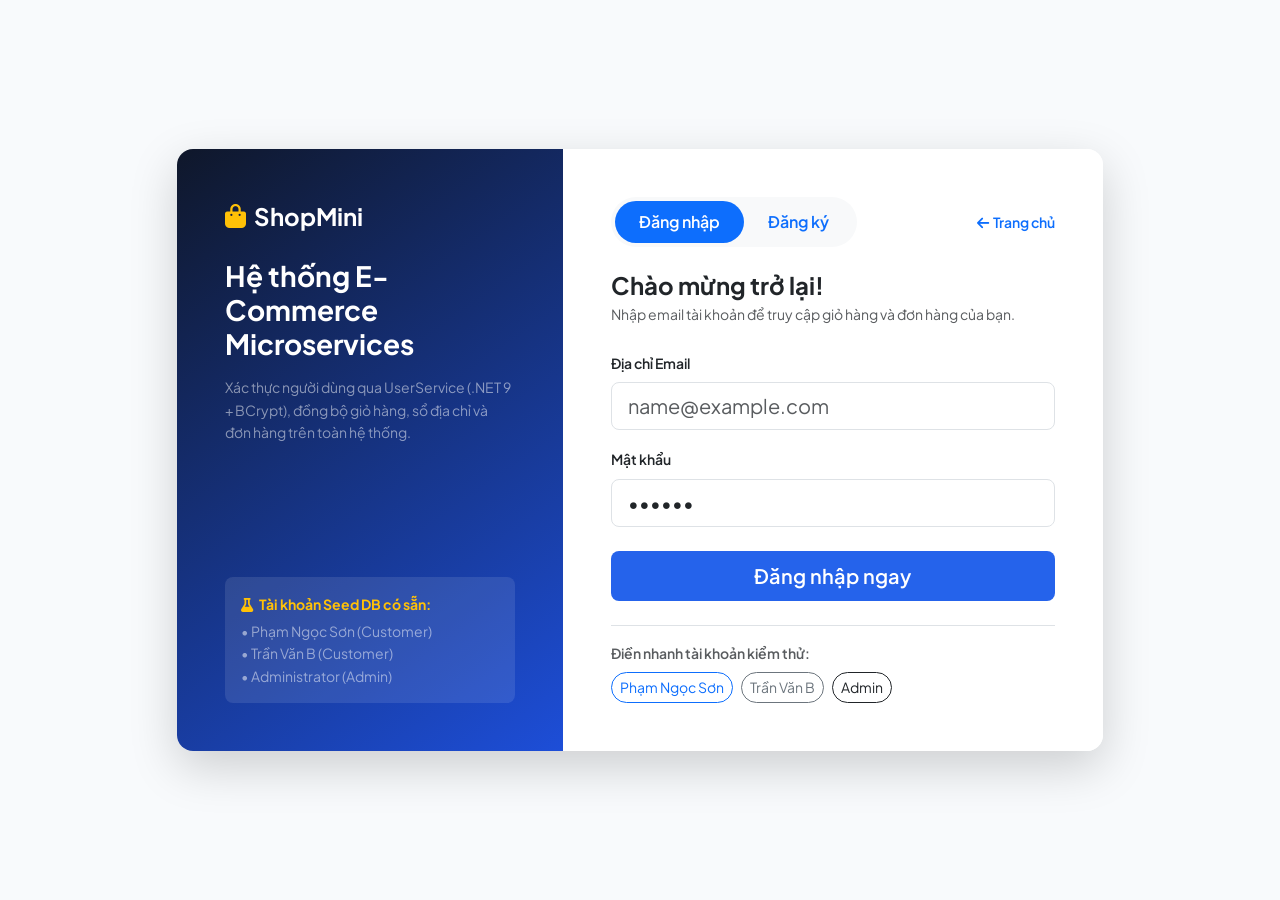
<file: frontend/pages/orders.html>
<!DOCTYPE html>
<html lang="vi">
<head>
    <meta charset="UTF-8">
    <meta name="viewport" content="width=device-width, initial-scale=1.0">
    <title>Đơn hàng của tôi — ShopMini</title>
    <link href="https://cdn.jsdelivr.net/npm/bootstrap@5.3.3/dist/css/bootstrap.min.css" rel="stylesheet">
    <link href="https://cdnjs.cloudflare.com/ajax/libs/font-awesome/6.5.2/css/all.min.css" rel="stylesheet">
    <link rel="stylesheet" href="../css/style.css">
    <link rel="stylesheet" href="../css/responsive.css">
</head>
<body>

    <nav class="navbar navbar-expand-lg navbar-modern sticky-top">
        <div class="container gap-3">
            <a class="navbar-brand brand-logo" href="../index.html">
                <span class="brand-icon"><i class="fa-solid fa-bag-shopping"></i></span>
                <span>Shop<span class="text-primary">Mini</span></span>
            </a>

            <button class="navbar-toggler border-0" type="button" data-bs-toggle="collapse" data-bs-target="#mainNav">
                <span class="navbar-toggler-icon"></span>
            </button>

            <div class="collapse navbar-collapse flex-grow-0" id="mainNav">
                <ul class="navbar-nav align-items-lg-center gap-lg-2 mt-3 mt-lg-0">
                    <li class="nav-item"><a class="nav-link fw-semibold" href="../index.html">Trang chủ</a></li>
                    <li class="nav-item"><a class="nav-link fw-semibold" href="products.html">Sản phẩm</a></li>
                    <li class="nav-item"><a class="nav-link fw-semibold active text-primary" href="orders.html">Đơn hàng</a></li>
                    <li class="nav-item">
                        <a class="btn btn-light position-relative rounded-pill px-3 fw-semibold" href="cart.html">
                            <i class="fa-solid fa-cart-shopping text-primary me-1"></i> Giỏ hàng
                            <span id="cart-badge" class="position-absolute top-0 start-100 translate-middle badge rounded-pill bg-danger">0</span>
                        </a>
                    </li>
                    <li class="nav-item ms-lg-2" id="auth-nav-slot"></li>
                </ul>
            </div>
        </div>
    </nav>

    <main class="container my-4">
        <div class="d-flex justify-content-between align-items-center mb-4">
            <div>
                <h3 class="fw-bold mb-1">Lịch sử đơn hàng của tôi</h3>
                <p class="text-muted small mb-0">Theo dõi tiến trình xử lý, thanh toán QR Demo hoặc hủy đơn hàng khi chưa giao</p>
            </div>
            <button class="btn btn-outline-primary btn-sm rounded-pill px-3" onclick="loadUserOrders()">
                <i class="fa-solid fa-rotate me-1"></i> Làm mới
            </button>
        </div>

        <div id="orders-list-container" class="d-grid gap-4">
            <div class="skeleton-box" style="height: 220px;"></div>
        </div>
    </main>

    <!-- Modal QR Thanh Toán Demo -->
    <div class="modal fade" id="orderQrModal" tabindex="-1" aria-hidden="true">
        <div class="modal-dialog modal-dialog-centered">
            <div class="modal-content border-0 shadow-lg rounded-4">
                <div class="modal-header border-0 pb-0">
                    <h5 class="modal-title fw-bold"><i class="fa-solid fa-qrcode text-primary me-2"></i>Quét mã QR thanh toán (Demo)</h5>
                    <button type="button" class="btn-close" data-bs-dismiss="modal"></button>
                </div>
                <div class="modal-body text-center pt-2">
                    <p class="text-muted small mb-3">Quét mã QR mô phỏng để hoàn tất thanh toán đơn hàng</p>
                    <div class="d-inline-block p-2 bg-light rounded-4 border mb-3">
                        <img id="order-qr-image" src="" alt="QR Demo" style="width: 220px; height: 245px;">
                    </div>
                    <div class="bg-light rounded-3 p-3 text-start small">
                        <div class="d-flex justify-content-between mb-1">
                            <span class="text-muted">Số tiền:</span>
                            <strong id="order-qr-amount" class="text-danger fs-6">0 ₫</strong>
                        </div>
                        <div class="d-flex justify-content-between">
                            <span class="text-muted">Nội dung CK:</span>
                            <code id="order-qr-note" class="fw-bold">SHOPMINI</code>
                        </div>
                    </div>
                </div>
                <div class="modal-footer border-0 pt-0">
                    <button type="button" class="btn btn-outline-secondary" data-bs-dismiss="modal">Đóng</button>
                    <button type="button" id="btn-order-qr-confirm" class="btn btn-success fw-bold px-4" onclick="confirmOrderQrPaid()">
                        <i class="fa-solid fa-circle-check me-1"></i> Xác nhận đã chuyển khoản
                    </button>
                </div>
            </div>
        </div>
    </div>

    <script src="https://cdn.jsdelivr.net/npm/bootstrap@5.3.3/dist/js/bootstrap.bundle.min.js"></script>
    <script src="../js/api.js"></script>
    <script src="../js/auth.js"></script>
    <script src="../js/main.js"></script>
    <script>
                const ORDER_STEPS = [
                    { key: 'PendingConfirmation', label: 'Chờ xác nhận' },
                    { key: 'Confirmed', label: 'Đã xác nhận' },
                    { key: 'Shipping', label: 'Đang giao hàng' },
                    { key: 'Completed', label: 'Hoàn thành' }
                ];
                const CANCELLABLE_STATES = ['PendingPayment', 'PendingConfirmation', 'Confirmed'];
                let activeQrTarget = null;

                let currentOrdersCache = [];

                document.addEventListener('DOMContentLoaded', async () => {
                    if (auth.requireAuth()) {
                        await loadUserOrders();
                        const params = new URLSearchParams(window.location.search);
                        const autoPayOrderId = params.get('payNow');
                        if (autoPayOrderId && currentOrdersCache.length > 0) {
                            const target = currentOrdersCache.find(o => o.orderId === autoPayOrderId);
                            if (target && target.payment && target.payment.status !== 'Paid') {
                                setTimeout(() => {
                                    openOrderQrModal(target.payment.paymentId, target.orderId, target.status, target.totalAmount);
                                }, 300);
                            }
                        }
                    }
                });

                async function loadUserOrders() {
                    const user = auth.getCurrentUser();
                    const container = document.getElementById('orders-list-container');
                    if (!user || !container) return;

                    try {
                        const orders = await api.getOrdersByUser(user.userId);
                        if (!orders || orders.length === 0) {
                            currentOrdersCache = [];
                            container.innerHTML = `
                                <div class="card border-0 shadow-sm rounded-4 text-center py-5">
                                    <i class="fa-solid fa-receipt fa-3x text-muted mb-3"></i>
                                    <h5 class="fw-bold">Bạn chưa có đơn hàng nào</h5>
                                    <p class="text-muted small mb-3">Hãy chọn sản phẩm yêu thích và đặt đơn hàng đầu tiên ngay!</p>
                                    <div><a href="products.html" class="btn btn-primary-modern px-4">Mua sắm ngay</a></div>
                                </div>
                            `;
                            return;
                        }

                        const ordersWithPayment = await Promise.all(orders.map(async (order) => {
                            let payment = null;
                            try {
                                payment = await api.getPaymentByOrder(order.orderId);
                            } catch {
                                payment = null;
                            }
                            return { ...order, payment };
                        }));

                        currentOrdersCache = ordersWithPayment;
                        container.innerHTML = ordersWithPayment.map(renderOrderCard).join('');
                    } catch (err) {
                        container.innerHTML = `<div class="alert alert-danger rounded-4">Lỗi tải đơn hàng: ${err.message}</div>`;
                    }
                }

                function renderOrderCard(order) {
                    const status = order.status || 'PendingConfirmation';
                    const isCancelled = status === 'Cancelled' || status === 'PaymentFailed';
                    const canCancel = CANCELLABLE_STATES.includes(status);
                    const payment = order.payment;
                    const payMethod = payment?.method || payment?.paymentMethod || 'COD';
                    const payStatus = payment?.status || 'Unpaid';
                    const canSimulatePay = payment && payMethod === 'Simulation' && (payStatus === 'Unpaid' || payStatus === 'Pending') && !isCancelled;

                    const activeIdx = ORDER_STEPS.findIndex(s => s.key === status);
                    const stepperHtml = isCancelled
                        ? `<div class="alert alert-danger py-2 px-3 rounded-3 small fw-semibold my-3">
                               <i class="fa-solid fa-ban me-2"></i>Đơn hàng đã hủy (${status})
                           </div>`
                        : `<div class="order-stepper">
                               ${ORDER_STEPS.map((step, idx) => {
                                   const stateClass = idx < activeIdx ? 'completed' : (idx === activeIdx ? 'active' : '');
                                   return `
                                       <div class="step-item ${stateClass}">
                                           <div class="step-dot">${idx < activeIdx ? '<i class="fa-solid fa-check"></i>' : idx + 1}</div>
                                           <div class="small fw-semibold">${step.label}</div>
                                       </div>
                                   `;
                               }).join('')}
                           </div>`;

                    const items = order.orderItems || order.items || [];

                    return `
                        <div class="card border-0 shadow-sm rounded-4 p-4">
                            <div class="d-flex flex-wrap justify-content-between align-items-center gap-2 pb-3 border-bottom">
                                <div>
                                    <span class="text-muted small">Mã đơn:</span>
                                    <code class="fw-bold text-dark ms-1">${order.orderId}</code>
                                    <span class="badge bg-primary-subtle text-primary ms-2">${status}</span>
                                </div>
                                <div class="d-flex align-items-center gap-2">
                                    <span class="badge bg-light text-dark border">
                                        <i class="fa-solid fa-qrcode text-primary me-1"></i>${payMethod === 'Simulation' ? 'QR Demo' : payMethod}
                                    </span>
                                    <span class="badge ${payStatus === 'Paid' ? 'bg-success' : 'bg-warning text-dark'}">
                                        ${payStatus === 'Paid' ? 'Đã thanh toán' : 'Chưa thanh toán'}
                                    </span>
                                </div>
                            </div>

                            ${stepperHtml}

                            <div class="bg-light rounded-3 p-3 mb-3">
                                ${items.map(i => `
                                    <div class="d-flex justify-content-between align-items-center py-1 small">
                                        <div>
                                            <span class="fw-bold">${i.productName}</span>
                                            <span class="text-muted ms-2">x${i.quantity}</span>
                                        </div>
                                        <span class="fw-semibold">${formatCurrency(i.subtotal || (i.unitPrice * i.quantity))}</span>
                                    </div>
                                `).join('')}
                            </div>

                            <div class="d-flex flex-wrap justify-content-between align-items-center gap-3">
                                <div class="small text-muted">
                                    <i class="fa-solid fa-location-dot text-primary me-1"></i>
                                    <strong>${order.receiverName}</strong> (${order.phone}) — ${order.shippingAddress}
                                </div>
                                <div class="d-flex align-items-center gap-2 ms-auto">
                                    <span class="me-2">Tổng tiền: <strong class="fs-5 text-primary">${formatCurrency(order.totalAmount)}</strong></span>
                                    ${canSimulatePay ? `
                                        <button class="btn btn-success btn-sm rounded-pill px-3 fw-semibold" onclick="openOrderQrModal('${payment.paymentId}', '${order.orderId}', '${status}', ${order.totalAmount})">
                                            <i class="fa-solid fa-qrcode me-1"></i>Thanh toán QR
                                        </button>
                                    ` : ''}
                                    ${canCancel ? `
                                        <button class="btn btn-outline-danger btn-sm rounded-pill px-3" onclick="handleCancelOrder('${order.orderId}')">
                                            <i class="fa-solid fa-xmark me-1"></i>Hủy đơn hàng
                                        </button>
                                    ` : ''}
                                </div>
                            </div>
                        </div>
                    `;
                }

                function openOrderQrModal(paymentId, orderId, currentOrderStatus, amount) {
                    const shortCode = String(orderId).slice(0, 8).toUpperCase();
                    activeQrTarget = { paymentId, orderId, currentOrderStatus };
                    document.getElementById('order-qr-image').src = generateDemoQrDataUrl(shortCode, amount);
                    document.getElementById('order-qr-amount').textContent = formatCurrency(amount);
                    document.getElementById('order-qr-note').textContent = `SHOPMINI ${shortCode}`;
                    new bootstrap.Modal(document.getElementById('orderQrModal')).show();
                }

                async function confirmOrderQrPaid() {
                    if (!activeQrTarget) return;
                    const btn = document.getElementById('btn-order-qr-confirm');
                    btn.disabled = true;

                    try {
                        const txnCode = `QR-DEMO-${Date.now()}`;
                        await api.updatePaymentStatus(activeQrTarget.paymentId, 'Paid', txnCode);
                        if (activeQrTarget.currentOrderStatus === 'PendingPayment') {
                            await api.updateOrderStatus(activeQrTarget.orderId, 'PendingConfirmation');
                        }
                        bootstrap.Modal.getInstance(document.getElementById('orderQrModal'))?.hide();
                        showToast(`Thanh toán QR thành công! Mã GD: ${txnCode}`, 'success');
                        await loadUserOrders();
                    } catch (err) {
                        showToast(err.message || 'Lỗi xác nhận thanh toán QR', 'danger');
                    } finally {
                        btn.disabled = false;
                    }
                }

                async function handleCancelOrder(orderId) {
                    const user = auth.getCurrentUser();
                    if (!user) return;
                    if (!confirm('Bạn có chắc chắn muốn hủy đơn hàng này không?')) return;

                    try {
                        await api.cancelOrder(orderId, user.userId);
                        showToast('Đã hủy đơn hàng thành công', 'info');
                        await loadUserOrders();
                    } catch (err) {
                        showToast(err.message || 'Không thể hủy đơn hàng', 'danger');
                    }
                }
    </script>
</body>
</html>
</file>
<file: frontend/css/style.css>
@import url('https://fonts.googleapis.com/css2?family=Plus+Jakarta+Sans:wght@400;500;600;700;800&display=swap');

:root {
    --primary: #2563eb;
    --primary-hover: #1d4ed8;
    --primary-soft: #eff6ff;
    --accent: #f97316;
    --dark: #0f172a;
    --text-main: #1e293b;
    --text-muted: #64748b;
    --bg-body: #f8fafc;
    --bg-card: #ffffff;
    --border-color: #e2e8f0;
    --radius-sm: 8px;
    --radius-md: 14px;
    --radius-lg: 20px;
    --shadow-sm: 0 2px 8px rgba(15, 23, 42, 0.04);
    --shadow-md: 0 10px 25px -5px rgba(15, 23, 42, 0.08);
    --shadow-hover: 0 20px 35px -10px rgba(37, 99, 235, 0.15);
    --transition: all 0.25s cubic-bezier(0.4, 0, 0.2, 1);
}

* {
    box-sizing: border-box;
}

body {
    font-family: 'Plus Jakarta Sans', -apple-system, BlinkMacSystemFont, sans-serif;
    background-color: var(--bg-body);
    color: var(--text-main);
    line-height: 1.6;
    overflow-x: hidden;
}

/* Top Announcement Bar */
.top-promo-bar {
    background: linear-gradient(90deg, #0f172a 0%, #1e3a8a 100%);
    color: #f8fafc;
    font-size: 0.82rem;
    padding: 6px 0;
    letter-spacing: 0.2px;
}

/* Glassmorphism Sticky Navbar */
.navbar-modern {
    background: rgba(255, 255, 255, 0.88);
    backdrop-filter: blur(14px);
    -webkit-backdrop-filter: blur(14px);
    border-bottom: 1px solid var(--border-color);
    padding: 12px 0;
    transition: var(--transition);
}

.brand-logo {
    font-weight: 800;
    font-size: 1.45rem;
    color: var(--dark) !important;
    letter-spacing: -0.5px;
    display: flex;
    align-items: center;
    gap: 10px;
}

    .brand-logo .brand-icon {
        width: 38px;
        height: 38px;
        border-radius: 10px;
        background: linear-gradient(135deg, var(--primary), #3b82f6);
        color: #fff;
        display: inline-flex;
        align-items: center;
        justify-content: center;
        font-size: 1.1rem;
        box-shadow: 0 4px 12px rgba(37, 99, 235, 0.3);
    }

.nav-search-box {
    position: relative;
    max-width: 420px;
    width: 100%;
}

    .nav-search-box input {
        border-radius: 999px;
        padding: 9px 18px 9px 42px;
        border: 1.5px solid var(--border-color);
        background: #f1f5f9;
        font-size: 0.9rem;
        transition: var(--transition);
    }

        .nav-search-box input:focus {
            background: #ffffff;
            border-color: var(--primary);
            box-shadow: 0 0 0 4px rgba(37, 99, 235, 0.1);
        }

    .nav-search-box .search-icon {
        position: absolute;
        left: 16px;
        top: 50%;
        transform: translateY(-50%);
        color: var(--text-muted);
    }

/* Hero Section */
.hero-banner {
    background: radial-gradient(circle at top right, #1e40af 0%, #0f172a 65%);
    border-radius: var(--radius-lg);
    color: #ffffff;
    padding: 3.5rem 3rem;
    position: relative;
    overflow: hidden;
    box-shadow: var(--shadow-md);
}

    .hero-banner::after {
        content: "";
        position: absolute;
        width: 340px;
        height: 340px;
        background: radial-gradient(circle, rgba(59, 130, 246, 0.35) 0%, transparent 70%);
        top: -80px;
        right: -60px;
        pointer-events: none;
    }

.hero-badge {
    display: inline-flex;
    align-items: center;
    gap: 8px;
    background: rgba(255, 255, 255, 0.12);
    border: 1px solid rgba(255, 255, 255, 0.2);
    padding: 6px 14px;
    border-radius: 999px;
    font-size: 0.82rem;
    font-weight: 600;
    margin-bottom: 1.25rem;
}

.hero-title {
    font-weight: 800;
    font-size: clamp(1.85rem, 3.2vw, 2.75rem);
    line-height: 1.2;
    letter-spacing: -0.8px;
}

/* Feature Strip */
.feature-card {
    background: var(--bg-card);
    border: 1px solid var(--border-color);
    border-radius: var(--radius-md);
    padding: 1.15rem 1.25rem;
    display: flex;
    align-items: center;
    gap: 14px;
    box-shadow: var(--shadow-sm);
    height: 100%;
}

.feature-icon {
    width: 44px;
    height: 44px;
    border-radius: 12px;
    background: var(--primary-soft);
    color: var(--primary);
    display: flex;
    align-items: center;
    justify-content: center;
    font-size: 1.15rem;
    flex-shrink: 0;
}

/* Category Pills */
.category-pill {
    border: 1.5px solid var(--border-color);
    background: var(--bg-card);
    color: var(--text-main);
    padding: 8px 20px;
    border-radius: 999px;
    font-weight: 600;
    font-size: 0.9rem;
    cursor: pointer;
    transition: var(--transition);
    white-space: nowrap;
}

    .category-pill:hover,
    .category-pill.active {
        background: var(--primary);
        border-color: var(--primary);
        color: #ffffff;
        box-shadow: 0 6px 16px rgba(37, 99, 235, 0.25);
    }

/* Product Card */
.product-card {
    background: var(--bg-card);
    border: 1px solid var(--border-color);
    border-radius: var(--radius-md);
    overflow: hidden;
    transition: var(--transition);
    height: 100%;
    display: flex;
    flex-direction: column;
    position: relative;
}

    .product-card:hover {
        transform: translateY(-6px);
        box-shadow: var(--shadow-hover);
        border-color: rgba(37, 99, 235, 0.3);
    }

.product-img-wrap {
    position: relative;
    background: #f1f5f9;
    aspect-ratio: 4 / 3;
    overflow: hidden;
    display: flex;
    align-items: center;
    justify-content: center;
}

    .product-img-wrap img {
        width: 100%;
        height: 100%;
        object-fit: cover;
        transition: transform 0.4s ease;
    }

.product-card:hover .product-img-wrap img {
    transform: scale(1.06);
}

.stock-badge {
    position: absolute;
    top: 12px;
    left: 12px;
    padding: 4px 10px;
    border-radius: 6px;
    font-size: 0.75rem;
    font-weight: 700;
    background: rgba(15, 23, 42, 0.78);
    color: #fff;
    backdrop-filter: blur(4px);
}

.product-body {
    padding: 1.2rem;
    display: flex;
    flex-direction: column;
    flex-grow: 1;
}

.product-category-tag {
    font-size: 0.75rem;
    font-weight: 700;
    text-transform: uppercase;
    color: var(--primary);
    letter-spacing: 0.5px;
    margin-bottom: 4px;
}

.product-title {
    font-weight: 700;
    font-size: 1.02rem;
    color: var(--dark);
    margin-bottom: 6px;
    display: -webkit-box;
    -webkit-line-clamp: 2;
    -webkit-box-orient: vertical;
    overflow: hidden;
    text-decoration: none;
}

    .product-title:hover {
        color: var(--primary);
    }

.product-price {
    font-weight: 800;
    font-size: 1.18rem;
    color: var(--accent);
}

/* Buttons */
.btn-primary-modern {
    background: var(--primary);
    border: none;
    color: #fff;
    font-weight: 600;
    border-radius: var(--radius-sm);
    padding: 10px 18px;
    transition: var(--transition);
}

    .btn-primary-modern:hover {
        background: var(--primary-hover);
        color: #fff;
        transform: translateY(-1px);
        box-shadow: 0 6px 16px rgba(37, 99, 235, 0.25);
    }

/* Order State Machine Stepper */
.order-stepper {
    display: flex;
    justify-content: space-between;
    position: relative;
    margin: 1.5rem 0;
}

    .order-stepper::before {
        content: "";
        position: absolute;
        top: 16px;
        left: 0;
        right: 0;
        height: 3px;
        background: var(--border-color);
        z-index: 1;
    }

.step-item {
    position: relative;
    z-index: 2;
    text-align: center;
    flex: 1;
}

.step-dot {
    width: 34px;
    height: 34px;
    border-radius: 50%;
    background: #fff;
    border: 3px solid var(--border-color);
    margin: 0 auto 6px;
    display: flex;
    align-items: center;
    justify-content: center;
    font-size: 0.8rem;
    font-weight: 700;
    color: var(--text-muted);
}

.step-item.active .step-dot,
.step-item.completed .step-dot {
    background: var(--primary);
    border-color: var(--primary);
    color: #fff;
}

/* Skeleton Loader */
.skeleton-box {
    background: linear-gradient(90deg, #e2e8f0 25%, #f1f5f9 50%, #e2e8f0 75%);
    background-size: 200% 100%;
    animation: shimmer 1.4s infinite;
    border-radius: var(--radius-sm);
}

@keyframes shimmer {
    0% {
        background-position: 200% 0;
    }

    100% {
        background-position: -200% 0;
    }
}

/* Modern Footer */
.footer-modern {
    background: var(--dark);
    color: #cbd5e1;
    padding: 3.5rem 0 1.5rem;
    margin-top: 4rem;
}

    .footer-modern h6 {
        color: #ffffff;
        font-weight: 700;
        margin-bottom: 1rem;
    }

    .footer-modern a {
        color: #94a3b8;
        text-decoration: none;
        transition: color 0.2s;
    }

        .footer-modern a:hover {
            color: #ffffff;
        }
</file>
<file: frontend/css/responsive.css>
@media (max-width: 991.98px) {
    .hero-banner {
        padding: 2.25rem 1.75rem;
    }

    .navbar-modern .navbar-collapse {
        background: #ffffff;
        padding: 1rem;
        border-radius: var(--radius-md);
        border: 1px solid var(--border-color);
        margin-top: 0.75rem;
        box-shadow: var(--shadow-md);
    }

    .order-stepper {
        overflow-x: auto;
        padding-bottom: 0.5rem;
    }

    .step-item {
        min-width: 90px;
    }
}

@media (max-width: 575.98px) {
    .top-promo-bar {
        font-size: 0.75rem;
        text-align: center;
    }

    .hero-banner {
        padding: 1.75rem 1.25rem;
        border-radius: var(--radius-md);
    }

    .hero-title {
        font-size: 1.55rem;
    }

    .product-body {
        padding: 0.95rem;
    }

    .product-price {
        font-size: 1.05rem;
    }
}
</file>
